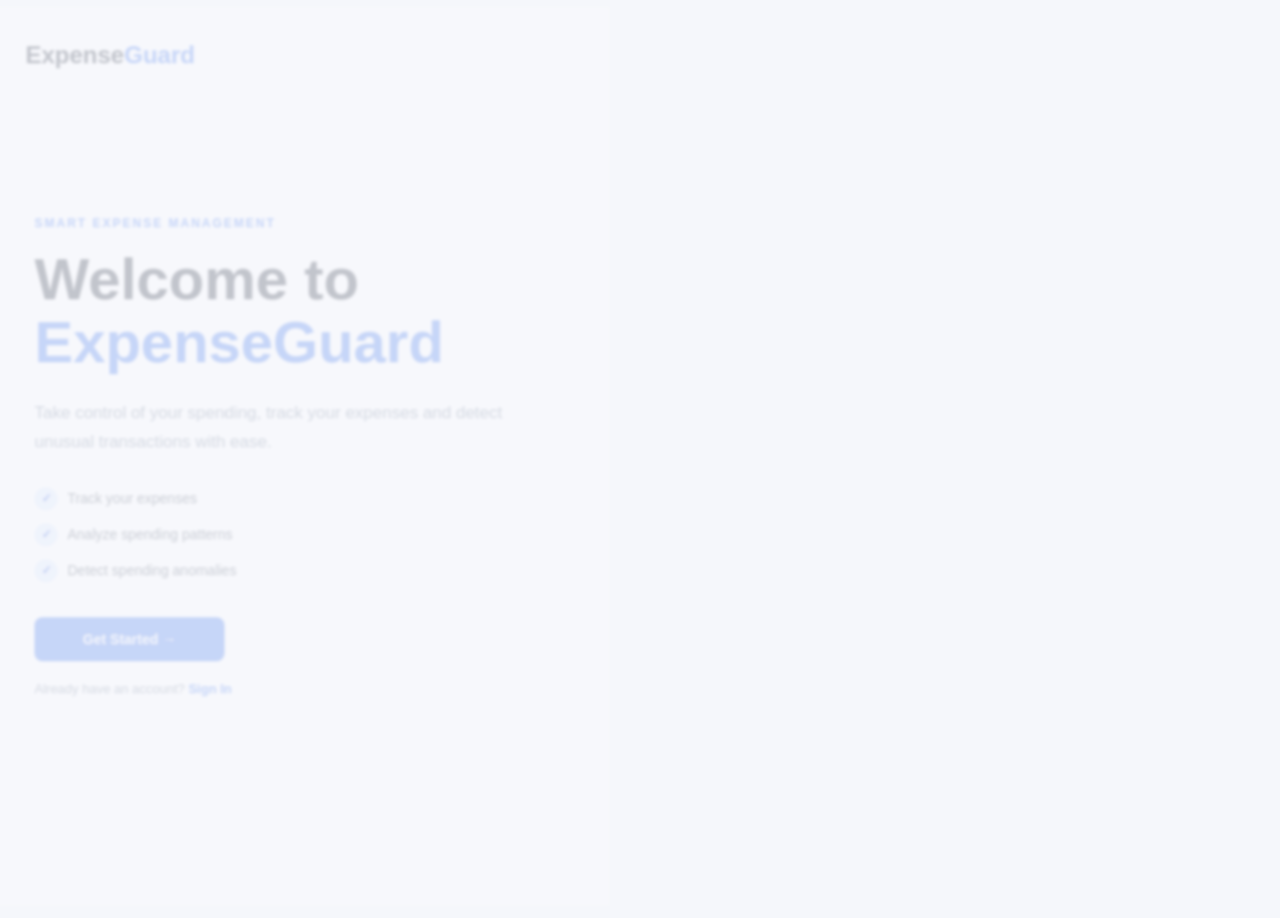
<file: index.html>
<!DOCTYPE html>
<html>

<head>

    <meta charset="UTF-8">

    <title>ExpenseGuard</title>

    <meta
        http-equiv="refresh"
        content="0; url=pages/welcome.html"
    >

</head>

<body>

</body>

</html>
</file>
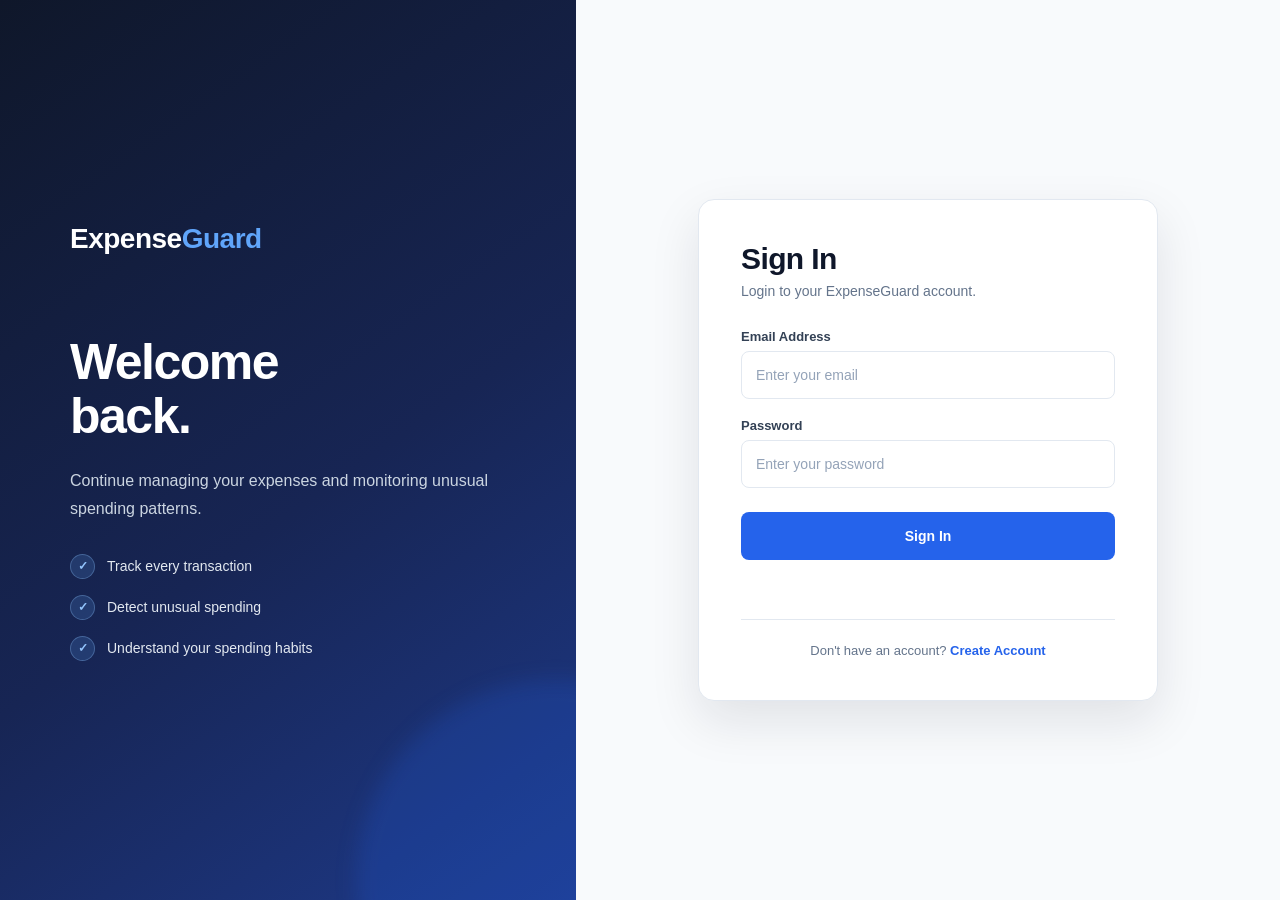
<file: dashboard.html>
<!DOCTYPE html>
<html lang="en">

<head>

    <meta charset="UTF-8">

    <meta name="viewport" content="width=device-width, initial-scale=1.0">

    <title>ExpenseGuard - Dashboard</title>

    <link rel="stylesheet" href="css/style.css">

</head>


<body>


<div class="container">


    <!-- =====================================================
         SIDEBAR
    ====================================================== -->

    <aside class="sidebar">

        <div class="logo">
            Expense<span>Guard</span>
        </div>


        <div class="menu-title">
            MAIN MENU
        </div>


        <a href="dashboard.html" class="nav-item active">

            <span class="nav-icon">⌂</span>

            <span>Dashboard</span>

        </a>


        <a href="pages/transactions.html" class="nav-item">

            <span class="nav-icon">₹</span>

            <span>Transactions</span>

        </a>


        <a href="pages/anomalies.html" class="nav-item">

            <span class="nav-icon">⚠</span>

            <span>Anomalies</span>

        </a>


        <a href="pages/categories.html" class="nav-item">

            <span class="nav-icon">▣</span>

            <span>Categories</span>

        </a>


        <div class="menu-title">
            SETTINGS
        </div>


        <a href="pages/settings.html" class="nav-item">

            <span class="nav-icon">⚙</span>

            <span>Settings</span>

        </a>

    </aside>



    <!-- =====================================================
         MAIN CONTENT
    ====================================================== -->

    <main class="main">


        <!-- =================================================
             HEADER
        ================================================== -->

        <header class="header">

            <div>

                <h1>
                    Expense Dashboard
                </h1>

                <p>
                    Monitor your spending and detect unusual expenses.
                </p>

            </div>


            <div class="profile-wrapper">

    <button
        class="profile"
        id="profileButton"
        type="button"
    >

        <div class="profile-name">
            <strong id="profileName">
                My Account
            </strong>
        </div>

        <div
            class="profile-circle"
            id="profileInitials"
        >
            BK
        </div>

        <span class="profile-arrow">
            ▼
        </span>

    </button>


    <!-- PROFILE DROPDOWN -->

    <div
        class="profile-dropdown"
        id="profileDropdown"
    >

        <div class="dropdown-user">

            <div
                class="dropdown-avatar"
                id="dropdownInitials"
            >
                BK
            </div>

            <div>

                <strong id="dropdownName">
                    My Account
                </strong>

                <span id="dropdownEmail">
                    Not signed in
                </span>

            </div>

        </div>


        <div class="dropdown-divider"></div>


        <a href="pages/profile.html">
            👤
            <span>My Profile</span>
        </a>


        <a href="pages/settings.html">
            ⚙
            <span>Settings</span>
        </a>


        <div class="dropdown-divider"></div>



        <button
            type="button"
            id="logoutButton"
            class="logout-option"
        >
            🚪
            <span>Logout</span>
        </button>

    </div>

</div>

        </header>



        <!-- =================================================
             STATISTICS
        ================================================== -->

        <section class="stats">


            <!-- TOTAL SPENDING -->

            <div class="stat-card">

                <div class="stat-top">

                    <div class="statpr-title">
                        Total Spending
                    </div>

                    <div class="stat-icon">
                        ₹
                    </div>

                </div>


                <div
                    class="stat-value"
                    id="totalSpending"
                >
                    ₹0
                </div>


                <div class="stat-change">
                    Your total recorded expenses
                </div>

            </div>



            <!-- TRANSACTIONS -->

            <a
                href="pages/transactions.html"
                class="stat-card stat-card-link"
            >

                <div class="stat-top">

                    <div class="stat-title">
                        Transactions
                    </div>

                    <div class="stat-icon">
                        #
                    </div>

                </div>


                <div
                    class="stat-value"
                    id="transactionCount"
                >
                    0
                </div>


                <div class="stat-change">
                    Total recorded transactions
                </div>

            </a>



            <!-- ANOMALIES -->

            <a
                href="pages/anomalies.html"
                class="stat-card stat-card-link"
            >

                <div class="stat-top">

                    <div class="stat-title">
                        Anomalies Detected
                    </div>

                    <div class="stat-icon">
                        ⚠
                    </div>

                </div>


                <div
                    class="stat-value"
                    id="anomalyCount"
                >
                    0
                </div>


                <div
                    class="stat-change warning"
                    id="anomalyMessage"
                >
                    No anomalies detected
                </div>

            </a>



            <!-- AVERAGE -->

            <div class="stat-card">

                <div class="stat-top">

                    <div class="stat-title">
                        Average Expense
                    </div>

                    <div class="stat-icon">
                        ₹
                    </div>

                </div>


                <div
                    class="stat-value"
                    id="averageExpense"
                >
                    ₹0
                </div>


                <div class="stat-change">
                    Per transaction
                </div>

            </div>


        </section>



        <!-- =================================================
             ADD TRANSACTION + CATEGORY
        ================================================== -->

        <section class="dashboard-grid">


            <!-- =================================================
                 ADD TRANSACTION
            ================================================== -->

            <div class="card">


                <div class="card-header">

                    <div>

                        <h2>
                            Add Transaction
                        </h2>

                        <p>
                            Enter a new expense manually.
                        </p>

                    </div>

                </div>



                <form id="transactionForm">


                    <!-- DATE + CATEGORY -->

                    <div class="form-row">


                        <div class="form-group">

                            <label>
                                Date
                            </label>

                            <input
                                type="date"
                                id="transactionDate"
                                required
                            >

                        </div>



                        <div class="form-group">

                            <label>
                                Category
                            </label>

                            <select
                                id="transactionCategory"
                                required
                            >

                                <option value="Food">
                                    Food
                                </option>

                                <option value="Transport">
                                    Transport
                                </option>

                                <option value="Shopping">
                                    Shopping
                                </option>

                                <option value="Utilities">
                                    Utilities
                                </option>

                                <option value="Rent">
                                    Rent
                                </option>

                                <option value="Mobile / Internet">
                                    Mobile / Internet
                                </option>

                                <option value="Entertainment">
                                    Entertainment
                                </option>

                                <option value="Healthcare">
                                    Healthcare
                                </option>

                                <option value="Education">
                                    Education
                                </option>

                                <option value="Other">
                                    Other
                                </option>

                            </select>

                        </div>

                    </div>



                    <!-- DESCRIPTION -->

                    <div class="form-group">

                        <label>
                            Description
                        </label>

                        <input
                            type="text"
                            id="transactionDescription"
                            placeholder="e.g. Zomato, Uber, Netflix"
                            required
                        >

                    </div>



                    <!-- AMOUNT -->

                    <div class="form-group">

                        <label>
                            Amount
                        </label>


                        <div class="amount-input">

                            <span class="rupee">
                                ₹
                            </span>


                            <input
                                type="number"
                                id="transactionAmount"
                                placeholder="Enter amount"
                                min="1"
                                step="0.01"
                                required
                            >

                        </div>

                    </div>



                    <!-- ADD BUTTON -->

                    <button
                        type="submit"
                        class="add-btn"
                    >
                        + Add Expense
                    </button>


                </form>



                <!-- CSV UPLOAD -->

                <div class="upload-box">

                    <div class="upload-icon">
                        📄
                    </div>

                    <p>
                        Import transactions from CSV
                    </p>

                    <p>

                        <label
                            for="csvFile"
                            class="csv-label"
                        >
                            Choose CSV file
                        </label>

                        or drag and drop

                    </p>

                    <input
                        type="file"
                        id="csvFile"
                        accept=".csv,text/csv"
                        hidden
                    >

                </div>


            </div>



            <!-- =================================================
                 SPENDING BY CATEGORY
            ================================================== -->

            <a
                href="pages/categories.html"
                class="card category-card-link"
            >

                <div class="card-header">

                    <div>

                        <h2>
                            Spending by Category
                        </h2>

                        <p>
                            Your current spending distribution.
                        </p>

                    </div>

                </div>


                <div id="categoryContainer">

                    <!-- JavaScript will create categories here -->

                </div>


            </a>


        </section>



        <!-- =================================================
             ANOMALY ALERTS
        ================================================== -->

        <section class="card anomaly-section">


            <div class="card-header">

                <div>

                    <h2>
                        ⚠ Anomaly Alerts
                    </h2>

                    <p>
                        Transactions that differ significantly
                        from your normal spending.
                    </p>

                </div>

            </div>



            <div id="dashboardAnomalies">

                <!-- JavaScript inserts anomalies here -->

            </div>


        </section>



        <!-- =================================================
             RECENT TRANSACTIONS
        ================================================== -->

        <section class="transactions-card">


            <div class="card-header">

                <div>

                    <h2>
                        Recent Transactions
                    </h2>

                    <p>
                        Your latest recorded expenses.
                    </p>

                </div>

            </div>



            <div class="table-container">

                <table>


                    <thead>

                        <tr>

                            <th>
                                DATE
                            </th>

                            <th>
                                DESCRIPTION
                            </th>

                            <th>
                                CATEGORY
                            </th>

                            <th>
                                AMOUNT
                            </th>

                            <th>
                                Z-SCORE
                            </th>

                            <th>
                                STATUS
                            </th>

                        </tr>

                    </thead>



                    <tbody id="transactionTableBody">

                        <!-- JavaScript inserts transactions -->

                    </tbody>


                </table>

            </div>


        </section>


    </main>


</div>



<!-- =====================================================
     TRANSACTION DETAILS MODAL
====================================================== -->

<div
    id="transactionModal"
    class="transaction-modal"
>


    <div class="transaction-modal-content">


        <div class="modal-header">

            <div>

                <span class="modal-label">
                    TRANSACTION DETAILS
                </span>

                <h2 id="modalDescription">
                    Transaction
                </h2>

            </div>


            <button
                class="modal-close"
                onclick="closeTransactionModal()"
            >
                ×
            </button>

        </div>



        <!-- AMOUNT -->

        <div class="modal-amount-section">

            <span>
                Amount
            </span>

            <strong id="modalAmount">
                ₹0
            </strong>

        </div>



        <!-- DETAILS -->

        <div class="modal-details">


            <div class="modal-detail">

                <span>
                    Date
                </span>

                <strong id="modalDate">
                    -
                </strong>

            </div>



            <div class="modal-detail">

                <span>
                    Category
                </span>

                <strong id="modalCategory">
                    -
                </strong>

            </div>



            <div class="modal-detail">

                <span>
                    Z-Score
                </span>

                <strong
                    id="modalZScore"
                    class="modal-zscore"
                >
                    -
                </strong>

            </div>



            <div class="modal-detail">

                <span>
                    Status
                </span>

                <strong
                    id="modalStatus"
                    class="modal-status"
                >
                    -
                </strong>

            </div>


        </div>



        <!-- WHY FLAGGED -->

        <div
            class="modal-warning"
            id="modalWarning"
        >

            <div class="modal-warning-icon">
                ⚠
            </div>


            <div>

                <strong>
                    Why was this flagged?
                </strong>

                <p id="modalReason">
                    -
                </p>

            </div>

        </div>



        <div class="modal-footer">

            <button
                class="modal-close-btn"
                onclick="closeTransactionModal()"
            >
                Close
            </button>

        </div>


    </div>

</div>



<!-- =====================================================
     JAVASCRIPT
====================================================== -->

<script src="javascript/app.js"></script>


</body>

</html>
</file>
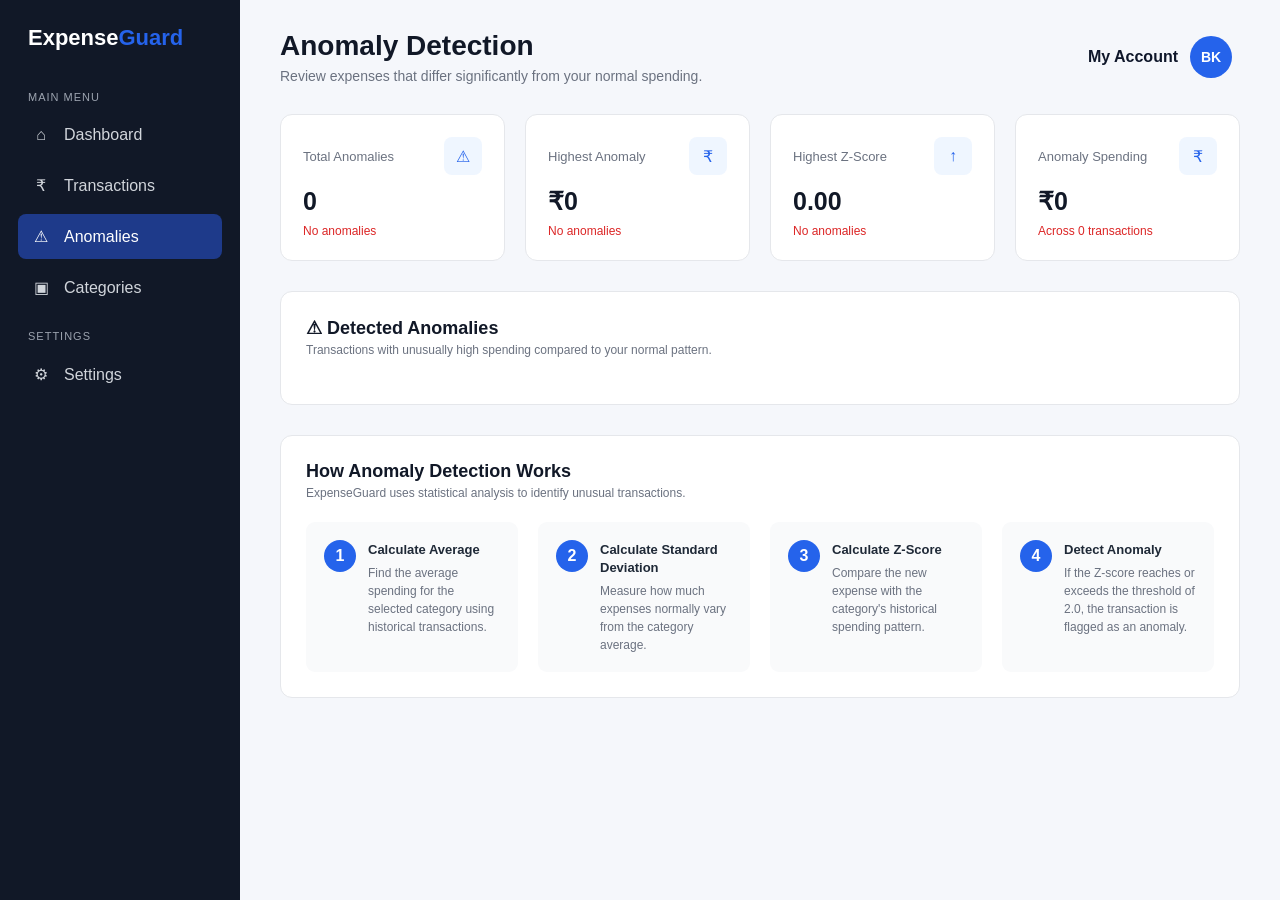
<file: pages/anomalies.html>
<!DOCTYPE html>
<html lang="en">

<head>

    <meta charset="UTF-8">

    <meta name="viewport" content="width=device-width, initial-scale=1.0">

    <title>Anomalies - ExpenseGuard</title>

    <!-- MAIN CSS -->
    <link rel="stylesheet" href="../css/style.css">

    <!-- ANOMALY PAGE CSS -->
    <link rel="stylesheet" href="../css/anomalies.css">

</head>


<body>

<div class="container">


    <!-- ==================================================
         SIDEBAR
    ================================================== -->

    <aside class="sidebar">

        <div class="logo">
            Expense<span>Guard</span>
        </div>


        <div class="menu-title">
            MAIN MENU
        </div>


        <a href="../dashboard.html" class="nav-item">

            <span class="nav-icon">
                ⌂
            </span>

            <span>
                Dashboard
            </span>

        </a>


        <a href="transactions.html" class="nav-item">

            <span class="nav-icon">
                ₹
            </span>

            <span>
                Transactions
            </span>

        </a>


        <a href="anomalies.html" class="nav-item active">

            <span class="nav-icon">
                ⚠
            </span>

            <span>
                Anomalies
            </span>

        </a>


        <a href="categories.html" class="nav-item">

            <span class="nav-icon">
                ▣
            </span>

            <span>
                Categories
            </span>

        </a>


        <div class="menu-title">
            SETTINGS
        </div>


        <a href="settings.html" class="nav-item">

            <span class="nav-icon">
                ⚙
            </span>

            <span>
                Settings
            </span>

        </a>

    </aside>



    <!-- ==================================================
         MAIN CONTENT
    ================================================== -->

    <main class="main">


        <!-- ==================================================
             HEADER
        ================================================== -->

        <header class="header">

            <div>

                <h1>
                    Anomaly Detection
                </h1>

                <p>
                    Review expenses that differ significantly
                    from your normal spending.
                </p>

            </div>


            <div class="profile">

                <strong>
                    My Account
                </strong>

                <div class="profile-circle">
                    BK
                </div>

            </div>

        </header>



        <!-- ==================================================
             SUMMARY CARDS
        ================================================== -->

        <section class="stats">


            <!-- TOTAL ANOMALIES -->

            <div class="stat-card">

                <div class="stat-top">

                    <div class="stat-title">
                        Total Anomalies
                    </div>

                    <div class="stat-icon">
                        ⚠
                    </div>

                </div>


                <div
                    class="stat-value"
                    id="totalAnomalies"
                >
                    0
                </div>


                <div class="stat-change warning">

                    Requires attention

                </div>

            </div>



            <!-- HIGHEST ANOMALY -->

            <div class="stat-card">

                <div class="stat-top">

                    <div class="stat-title">
                        Highest Anomaly
                    </div>

                    <div class="stat-icon">
                        ₹
                    </div>

                </div>


                <div
                    class="stat-value"
                    id="highestAnomaly"
                >
                    ₹0
                </div>


                <div
                    class="stat-change warning"
                    id="highestAnomalyLabel"
                >
                    No anomalies
                </div>

            </div>



            <!-- HIGHEST Z SCORE -->

            <div class="stat-card">

                <div class="stat-top">

                    <div class="stat-title">
                        Highest Z-Score
                    </div>

                    <div class="stat-icon">
                        ↑
                    </div>

                </div>


                <div
                    class="stat-value"
                    id="highestZScore"
                >
                    0.00
                </div>


                <div
                    class="stat-change warning"
                    id="highestZScoreLabel"
                >
                    No anomalies
                </div>

            </div>



            <!-- ANOMALY SPENDING -->

            <div class="stat-card">

                <div class="stat-top">

                    <div class="stat-title">
                        Anomaly Spending
                    </div>

                    <div class="stat-icon">
                        ₹
                    </div>

                </div>


                <div
                    class="stat-value"
                    id="anomalySpending"
                >
                    ₹0
                </div>


                <div
                    class="stat-change warning"
                    id="anomalySpendingLabel"
                >
                    Across 0 transactions

                </div>

            </div>


        </section>



        <!-- ==================================================
             DETECTED ANOMALIES
        ================================================== -->

        <section class="card anomaly-section">


            <div class="card-header">

                <div>

                    <h2>
                        ⚠ Detected Anomalies
                    </h2>

                    <p>
                        Transactions with unusually high
                        spending compared to your normal pattern.
                    </p>

                </div>

            </div>


            <!--

                IMPORTANT:

                JavaScript will automatically create
                all anomaly boxes here.

            -->

            <div id="anomalyList">

                <!-- Dynamic anomaly cards appear here -->

            </div>


        </section>



        <!-- ==================================================
             HOW DETECTION WORKS
        ================================================== -->

        <section class="card">


            <div class="card-header">

                <div>

                    <h2>
                        How Anomaly Detection Works
                    </h2>

                    <p>
                        ExpenseGuard uses statistical analysis
                        to identify unusual transactions.
                    </p>

                </div>

            </div>


            <div class="detection-steps">


                <!-- STEP 1 -->

                <div class="detection-step">

                    <div class="step-number">
                        1
                    </div>

                    <div>

                        <strong>
                            Calculate Average
                        </strong>

                        <p>
                            Find the average spending for
                            the selected category using
                            historical transactions.
                        </p>

                    </div>

                </div>



                <!-- STEP 2 -->

                <div class="detection-step">

                    <div class="step-number">
                        2
                    </div>

                    <div>

                        <strong>
                            Calculate Standard Deviation
                        </strong>

                        <p>
                            Measure how much expenses normally
                            vary from the category average.
                        </p>

                    </div>

                </div>



                <!-- STEP 3 -->

                <div class="detection-step">

                    <div class="step-number">
                        3
                    </div>

                    <div>

                        <strong>
                            Calculate Z-Score
                        </strong>

                        <p>
                            Compare the new expense with the
                            category's historical spending pattern.
                        </p>

                    </div>

                </div>



                <!-- STEP 4 -->

                <div class="detection-step">

                    <div class="step-number">
                        4
                    </div>

                    <div>

                        <strong>
                            Detect Anomaly
                        </strong>

                        <p>
                            If the Z-score reaches or exceeds
                            the threshold of 2.0, the transaction
                            is flagged as an anomaly.
                        </p>

                    </div>

                </div>


            </div>


        </section>


    </main>

</div>



<!-- ==================================================
     TRANSACTION DETAILS MODAL
================================================== -->

<div
    id="transactionModal"
    class="transaction-modal"
>


    <div class="transaction-modal-content">


        <!-- MODAL HEADER -->

        <div class="modal-header">

            <div>

                <span class="modal-label">
                    ANOMALOUS TRANSACTION
                </span>

                <h2 id="modalDescription">
                    Transaction
                </h2>

            </div>


            <button
                class="modal-close"
                onclick="closeTransactionModal()"
                aria-label="Close"
            >
                ×
            </button>

        </div>



        <!-- AMOUNT -->

        <div class="modal-amount-section">

            <span>
                Transaction Amount
            </span>

            <strong id="modalAmount">
                ₹0
            </strong>

        </div>



        <!-- DETAILS -->

        <div class="modal-details">


            <div class="modal-detail">

                <span>
                    Category
                </span>

                <strong id="modalCategory">
                    -
                </strong>

            </div>


            <div class="modal-detail">

                <span>
                    Date
                </span>

                <strong id="modalDate">
                    -
                </strong>

            </div>


            <div class="modal-detail">

                <span>
                    Normal Average
                </span>

                <strong id="modalAverage">
                    ₹0
                </strong>

            </div>


            <div class="modal-detail">

                <span>
                    Standard Deviation
                </span>

                <strong id="modalStd">
                    ₹0
                </strong>

            </div>


            <div class="modal-detail">

                <span>
                    Z-Score
                </span>

                <strong
                    class="modal-zscore"
                    id="modalZScore"
                >
                    0.00
                </strong>

            </div>


            <div class="modal-detail">

                <span>
                    Anomaly Threshold
                </span>

                <strong id="modalThreshold">
                    2.00
                </strong>

            </div>


        </div>



        <!-- WHY FLAGGED -->

        <div class="modal-warning">


            <div class="modal-warning-icon">
                ⚠
            </div>


            <div>

                <strong>
                    Why was this flagged?
                </strong>

                <p id="modalReason">
                    -
                </p>

            </div>


        </div>



        <!-- FOOTER -->

        <div class="modal-footer">

            <button
                class="modal-close-btn"
                onclick="closeTransactionModal()"
            >
                Close
            </button>

        </div>


    </div>

</div>



<!-- ==================================================
     JAVASCRIPT
================================================== -->

<script src="../javascript/app.js"></script>
<script src="../javascript/anomalies.js"></script>


</body>

</html>
</file>
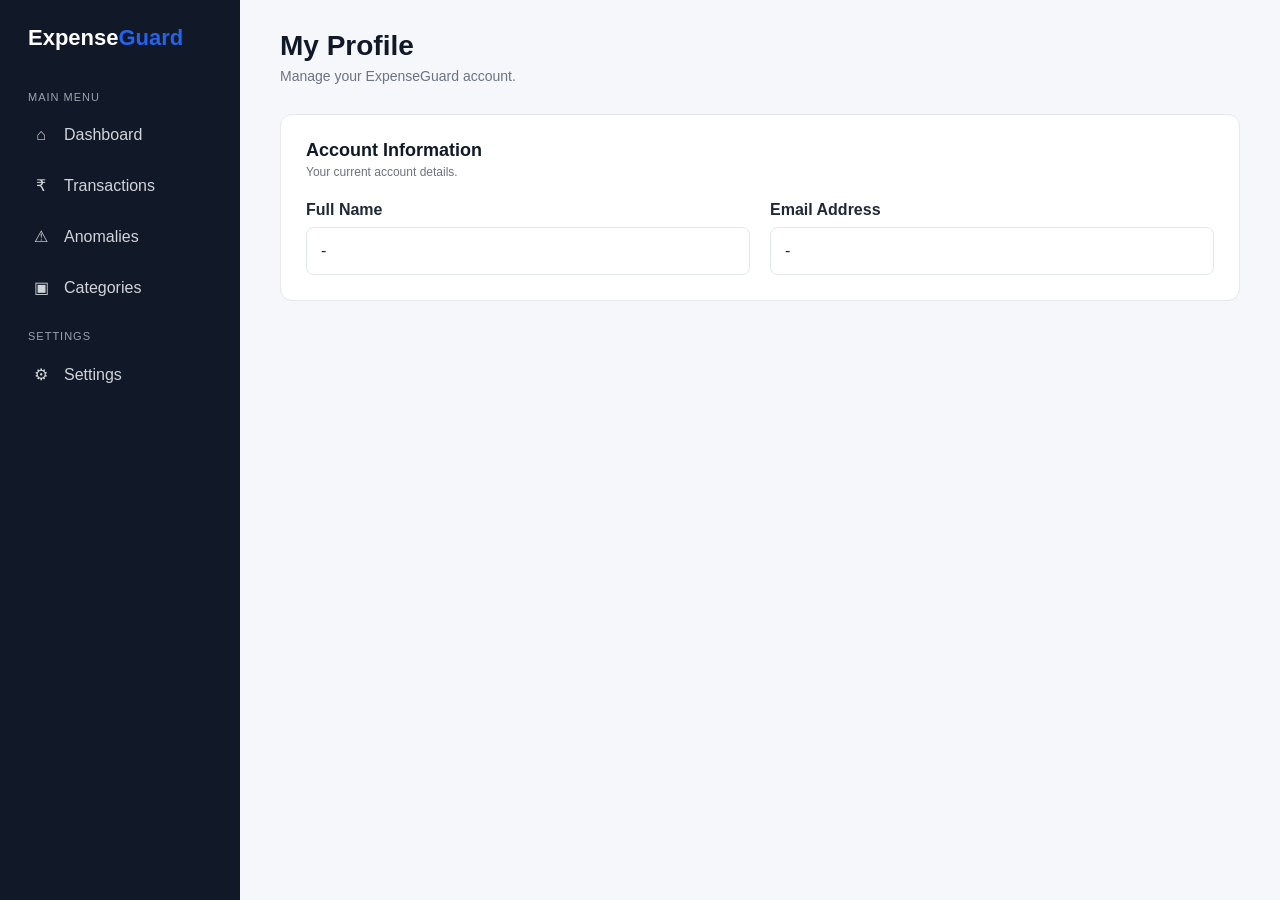
<file: pages/profile.html>
<!DOCTYPE html>
<html lang="en">

<head>

    <meta charset="UTF-8">

    <meta
        name="viewport"
        content="width=device-width, initial-scale=1.0"
    >

    <title>ExpenseGuard - My Profile</title>

    <link rel="stylesheet" href="../css/style.css">

</head>

<body>

    <div class="container">

        <!-- SIDEBAR -->

        <aside class="sidebar">

            <div class="logo">
                Expense<span>Guard</span>
            </div>

            <div class="menu-title">
                MAIN MENU
            </div>

            <a href="../dashboard.html" class="nav-item">
                <span class="nav-icon">⌂</span>
                Dashboard
            </a>

            <a href="transactions.html" class="nav-item">
                <span class="nav-icon">₹</span>
                Transactions
            </a>

            <a href="anomalies.html" class="nav-item">
                <span class="nav-icon">⚠</span>
                Anomalies
            </a>

            <a href="categories.html" class="nav-item">
                <span class="nav-icon">▣</span>
                Categories
            </a>

            <div class="menu-title">
                SETTINGS
            </div>

            <a href="settings.html" class="nav-item">
                <span class="nav-icon">⚙</span>
                Settings
            </a>

        </aside>


        <!-- MAIN -->

        <main class="main">

            <header class="header">

                <div>

                    <h1>
                        My Profile
                    </h1>

                    <p>
                        Manage your ExpenseGuard account.
                    </p>

                </div>

            </header>


            <section class="card">

                <div class="card-header">

                    <div>

                        <h2>
                            Account Information
                        </h2>

                        <p>
                            Your current account details.
                        </p>

                    </div>

                </div>


                <div style="
                    display:grid;
                    grid-template-columns:1fr 1fr;
                    gap:20px;
                    margin-top:20px;
                ">

                    <div>

                        <label style="
                            display:block;
                            font-weight:600;
                            margin-bottom:8px;
                        ">
                            Full Name
                        </label>

                        <div
                            id="profilePageName"
                            style="
                                padding:14px;
                                border:1px solid #e2e8f0;
                                border-radius:8px;
                            "
                        >
                            -
                        </div>

                    </div>


                    <div>

                        <label style="
                            display:block;
                            font-weight:600;
                            margin-bottom:8px;
                        ">
                            Email Address
                        </label>

                        <div
                            id="profilePageEmail"
                            style="
                                padding:14px;
                                border:1px solid #e2e8f0;
                                border-radius:8px;
                            "
                        >
                            -
                        </div>

                    </div>

                </div>

            </section>

        </main>

    </div>


    <script src="../javascript/app.js"></script>

    <script>

        const user =
            JSON.parse(
                localStorage.getItem(
                    "expenseGuardCurrentUser"
                )
            );

        if (user) {

            document.getElementById(
                "profilePageName"
            ).textContent = user.name;

            document.getElementById(
                "profilePageEmail"
            ).textContent = user.email;

        }

    </script>

</body>

</html>
</file>
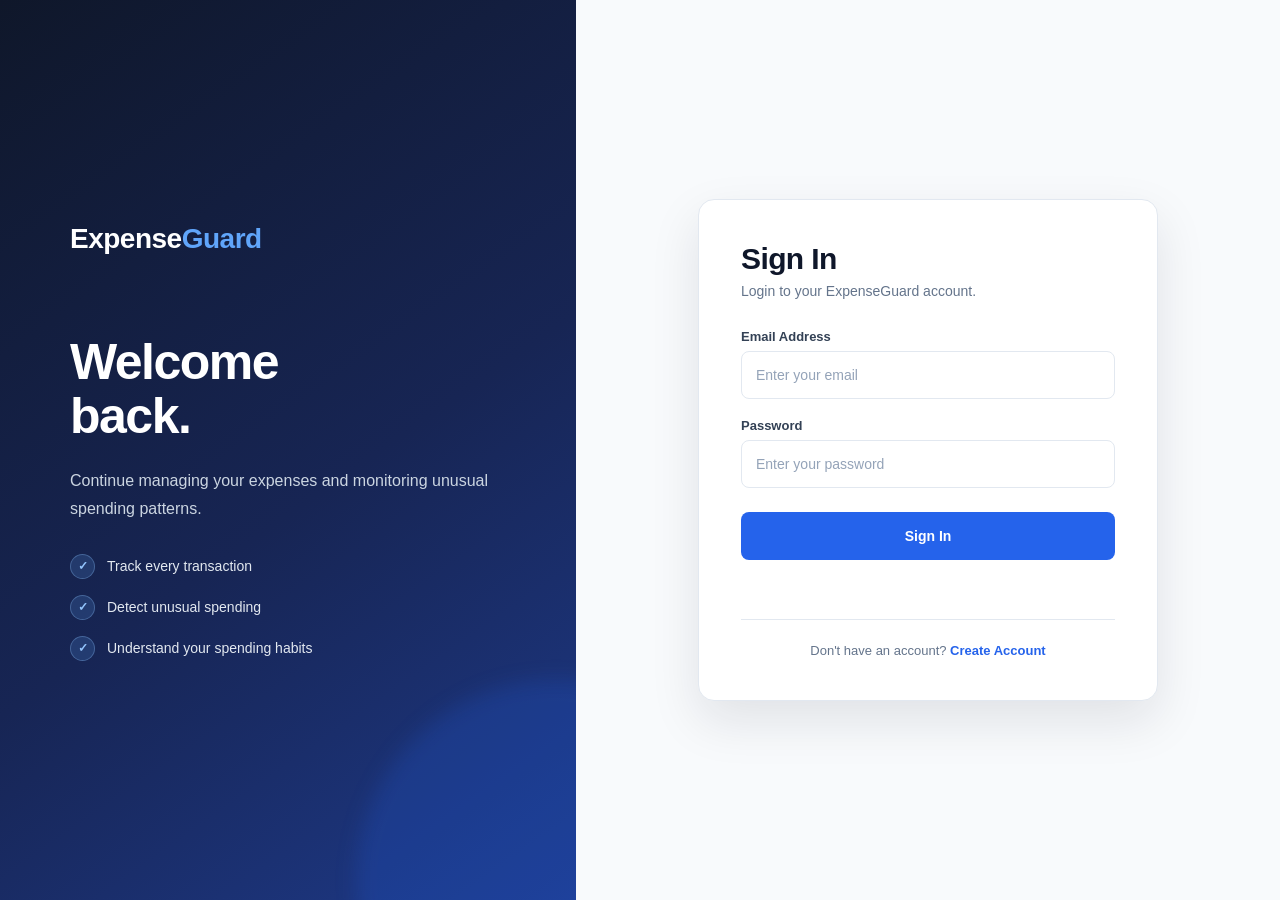
<file: pages/signin.html>
<!DOCTYPE html>
<html lang="en">

<head>

    <meta charset="UTF-8">
    <meta name="viewport" content="width=device-width, initial-scale=1.0">

    <title>ExpenseGuard - Sign In</title>

    <link rel="stylesheet" href="../css/auth.css">

</head>

<body>

    <div class="auth-container">

        <!-- LEFT SIDE -->

        <div class="auth-brand">

            <div class="auth-logo">
                Expense<span>Guard</span>
            </div>

            <h1>
                Welcome<br>
                back.
            </h1>

            <p>
                Continue managing your expenses and
                monitoring unusual spending patterns.
            </p>

            <div class="brand-feature">
                <span>✓</span>
                Track every transaction
            </div>

            <div class="brand-feature">
                <span>✓</span>
                Detect unusual spending
            </div>

            <div class="brand-feature">
                <span>✓</span>
                Understand your spending habits
            </div>

        </div>


        <!-- RIGHT SIDE -->

        <div class="auth-card-container">

            <div class="auth-card">

                <div class="auth-header">

                    <div class="mobile-logo">
                        Expense<span>Guard</span>
                    </div>

                    <h2>
                        Sign In
                    </h2>

                    <p>
                        Login to your ExpenseGuard account.
                    </p>

                </div>


                <form id="signinForm">

                    <div class="auth-form-group">

                        <label>
                            Email Address
                        </label>

                        <input
                            type="email"
                            id="signinEmail"
                            placeholder="Enter your email"
                            required
                        >

                    </div>


                    <div class="auth-form-group">

                        <label>
                            Password
                        </label>

                        <input
                            type="password"
                            id="signinPassword"
                            placeholder="Enter your password"
                            required
                        >

                    </div>


                    <button
                        type="submit"
                        class="auth-btn"
                    >
                        Sign In
                    </button>


                    <div
                        id="signinMessage"
                        class="auth-message"
                    ></div>

                </form>


                <div class="auth-switch">

                    Don't have an account?

                    <a href="signup.html">
                        Create Account
                    </a>

                </div>

            </div>

        </div>

    </div>


    <script src="../javascript/app.js"></script>

</body>

</html>
</file>
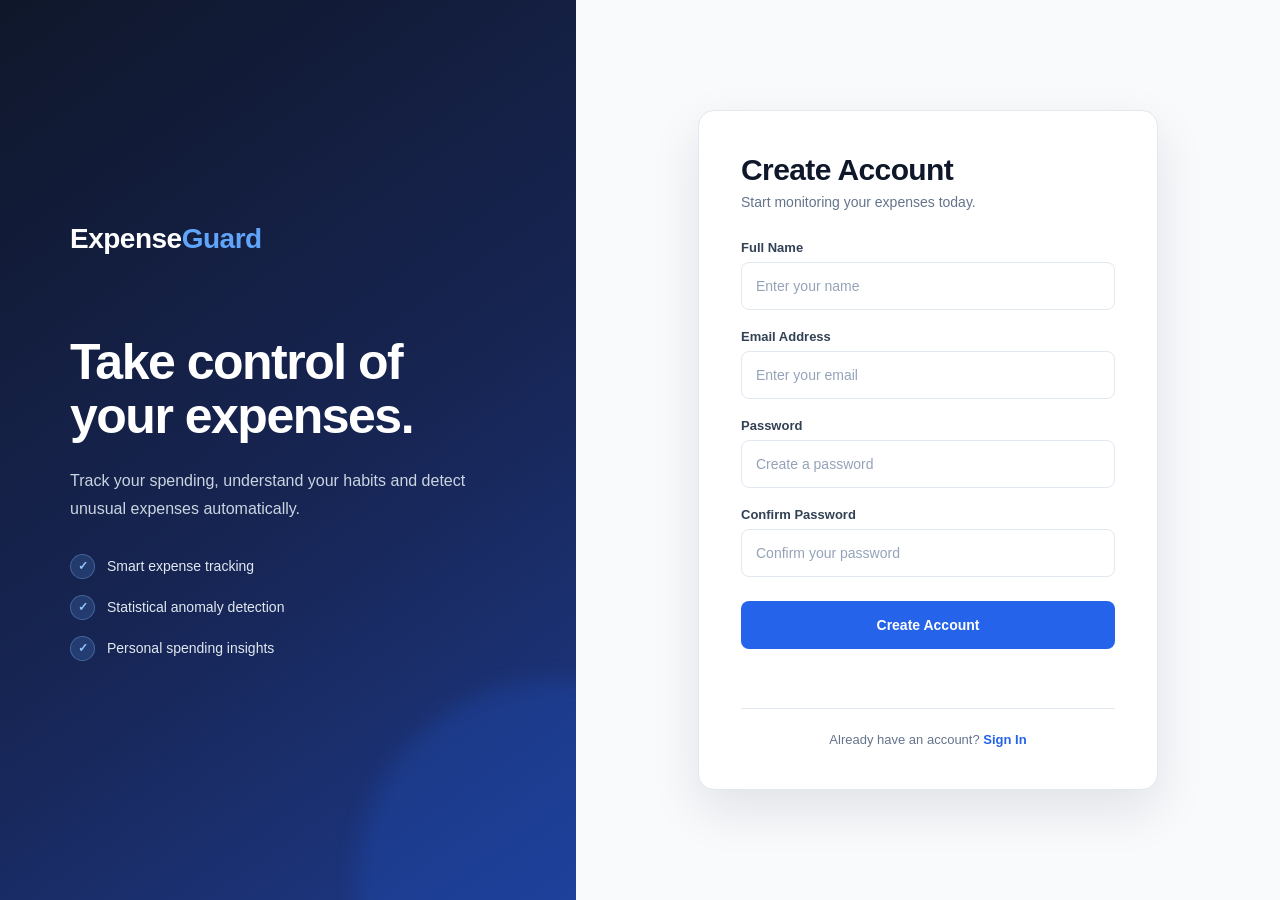
<file: pages/signup.html>
<!DOCTYPE html>
<html lang="en">

<head>

    <meta charset="UTF-8">
    <meta name="viewport" content="width=device-width, initial-scale=1.0">

    <title>ExpenseGuard - Sign Up</title>

    <link rel="stylesheet" href="../css/auth.css">

</head>

<body>

    <div class="auth-container">

        <!-- LEFT SIDE -->
        <div class="auth-brand">

            <div class="auth-logo">
                Expense<span>Guard</span>
            </div>

            <h1>
                Take control of<br>
                your expenses.
            </h1>

            <p>
                Track your spending, understand your habits
                and detect unusual expenses automatically.
            </p>

            <div class="brand-feature">
                <span>✓</span>
                Smart expense tracking
            </div>

            <div class="brand-feature">
                <span>✓</span>
                Statistical anomaly detection
            </div>

            <div class="brand-feature">
                <span>✓</span>
                Personal spending insights
            </div>

        </div>


        <!-- RIGHT SIDE -->
        <div class="auth-card-container">

            <div class="auth-card">

                <div class="auth-header">

                    <div class="mobile-logo">
                        Expense<span>Guard</span>
                    </div>

                    <h2>
                        Create Account
                    </h2>

                    <p>
                        Start monitoring your expenses today.
                    </p>

                </div>


                <form id="signupForm">

                    <div class="auth-form-group">

                        <label>
                            Full Name
                        </label>

                        <input
                            type="text"
                            id="signupName"
                            placeholder="Enter your name"
                            required
                        >

                    </div>


                    <div class="auth-form-group">

                        <label>
                            Email Address
                        </label>

                        <input
                            type="email"
                            id="signupEmail"
                            placeholder="Enter your email"
                            required
                        >

                    </div>


                    <div class="auth-form-group">

                        <label>
                            Password
                        </label>

                        <input
                            type="password"
                            id="signupPassword"
                            placeholder="Create a password"
                            minlength="6"
                            required
                        >

                    </div>


                    <div class="auth-form-group">

                        <label>
                            Confirm Password
                        </label>

                        <input
                            type="password"
                            id="signupConfirmPassword"
                            placeholder="Confirm your password"
                            minlength="6"
                            required
                        >

                    </div>


                    <button
                        type="submit"
                        class="auth-btn"
                    >
                        Create Account
                    </button>

                    <div
                        id="signupMessage"
                        class="auth-message"
                    ></div>

                </form>


                <div class="auth-switch">

                    Already have an account?

                    <a href="signin.html">
                        Sign In
                    </a>

                </div>

            </div>

        </div>

    </div>


    <script src="../javascript/app.js"></script>

</body>

</html>
</file>
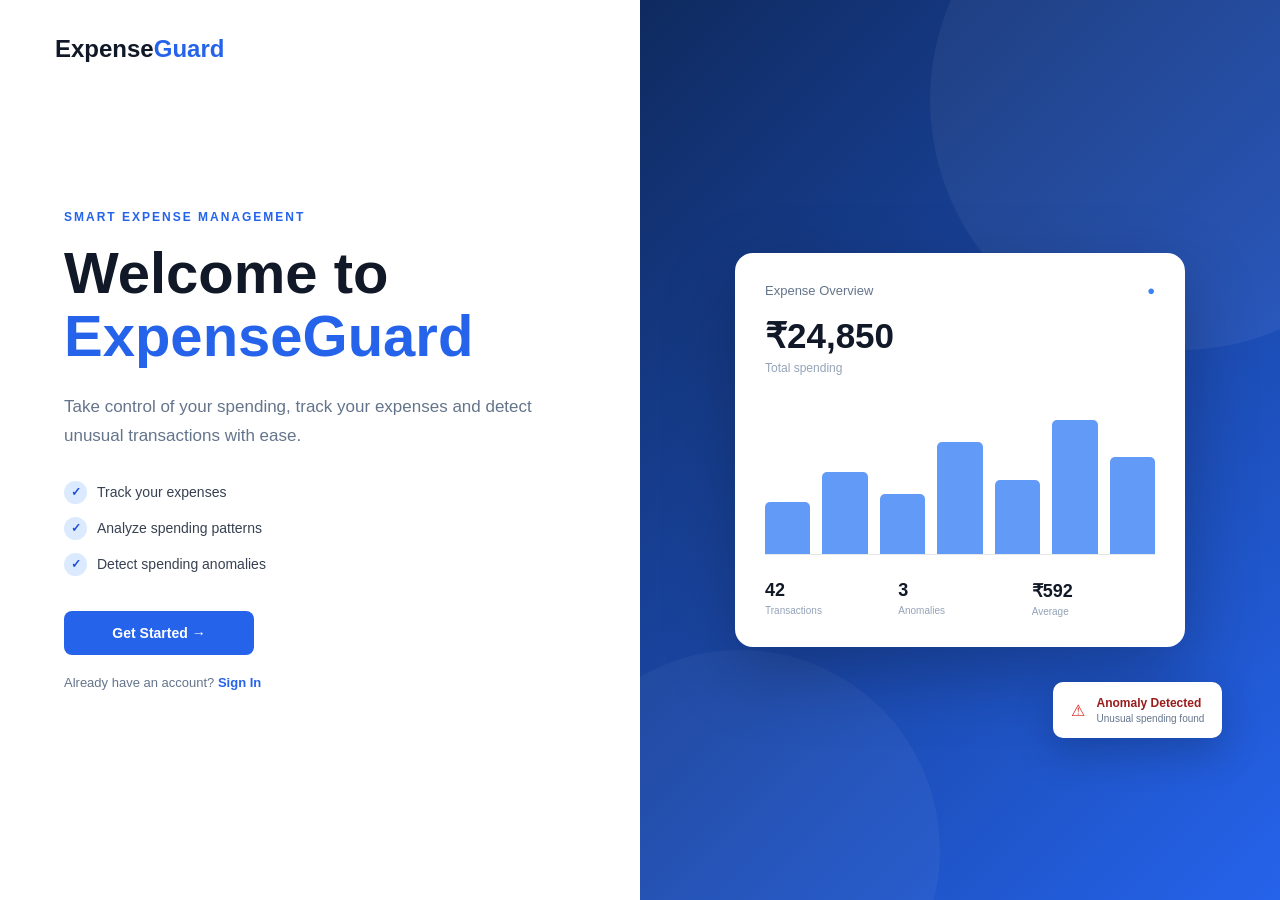
<file: pages/welcome.html>
<!DOCTYPE html>
<html lang="en">

<head>

    <meta charset="UTF-8">

    <meta name="viewport"
          content="width=device-width, initial-scale=1.0">

    <title>ExpenseGuard - Welcome</title>

    <link rel="stylesheet"
          href="../css/welcome.css">

</head>


<body>


<div class="welcome-page">


    <!-- LEFT SIDE -->

    <div class="welcome-content">

        <div class="welcome-logo">
            Expense<span>Guard</span>
        </div>


        <div class="welcome-text">

            <p class="small-title">
                SMART EXPENSE MANAGEMENT
            </p>


            <h1>
                Welcome to
                <span>ExpenseGuard</span>
            </h1>


            <p class="description">

                Take control of your spending,
                track your expenses and detect
                unusual transactions with ease.

            </p>


            <div class="features">

                <div class="feature">
                    <span>✓</span>
                    Track your expenses
                </div>

                <div class="feature">
                    <span>✓</span>
                    Analyze spending patterns
                </div>

                <div class="feature">
                    <span>✓</span>
                    Detect spending anomalies
                </div>

            </div>


            <a
                href="signup.html"
                class="get-started-btn"
            >
                Get Started →
            </a>


            <p class="signin-text">

                Already have an account?

                <a href="signin.html">
                    Sign In
                </a>

            </p>

        </div>

    </div>



    <!-- RIGHT SIDE -->

    <div class="welcome-visual">

        <div class="visual-card">

            <div class="visual-header">

                <span>
                    Expense Overview
                </span>

                <span class="green-dot">
                    ●
                </span>

            </div>


            <div class="visual-amount">
                ₹24,850
            </div>


            <p>
                Total spending
            </p>


            <div class="fake-chart">

                <div style="height:35%"></div>
                <div style="height:55%"></div>
                <div style="height:40%"></div>
                <div style="height:75%"></div>
                <div style="height:50%"></div>
                <div style="height:90%"></div>
                <div style="height:65%"></div>

            </div>


            <div class="visual-stats">

                <div>

                    <strong>
                        42
                    </strong>

                    <span>
                        Transactions
                    </span>

                </div>


                <div>

                    <strong>
                        3
                    </strong>

                    <span>
                        Anomalies
                    </span>

                </div>


                <div>

                    <strong>
                        ₹592
                    </strong>

                    <span>
                        Average
                    </span>

                </div>

            </div>

        </div>


        <div class="floating-card">

            ⚠

            <div>

                <strong>
                    Anomaly Detected
                </strong>

                <span>
                    Unusual spending found
                </span>

            </div>

        </div>

    </div>


</div>
<script src="../javascript/app.js"></script>

</body>

</html>
</file>
<file: css/style.css>
/* =========================
   RESET
========================= */

* {
    margin: 0;
    padding: 0;
    box-sizing: border-box;
    font-family: Arial, Helvetica, sans-serif;
}

body {
    background-color: #f5f7fb;
    color: #1f2937;
}


/* =========================
   MAIN LAYOUT
========================= */

.container {
    display: flex;
    min-height: 100vh;
}


/* =========================
   SIDEBAR
========================= */

.sidebar {
    width: 240px;
    background-color: #111827;
    color: white;
    padding: 25px 18px;
    position: fixed;
    left: 0;
    top: 0;
    bottom: 0;
}

.logo {
    font-size: 22px;
    font-weight: bold;
    margin-bottom: 40px;
    padding-left: 10px;
}

.logo span {
    color: #2563eb;
}

.menu-title {
    font-size: 11px;
    color: #9ca3af;
    margin: 20px 10px 10px;
    text-transform: uppercase;
    letter-spacing: 1px;
}

.nav-item {
    display: flex;
    align-items: center;
    gap: 12px;
    padding: 13px 12px;
    margin-bottom: 6px;
    border-radius: 8px;
    color: #d1d5db;
    cursor: pointer;
    transition: 0.2s;
}

.nav-item:hover {
    background-color: #1f2937;
    color: white;
}

.nav-item.active {
    background-color: #1e3a8a;
    color: white;
}

.nav-icon {
    width: 22px;
    text-align: center;
}


/* =========================
   MAIN CONTENT
========================= */

.main {
    margin-left: 240px;
    width: calc(100% - 240px);
    padding: 30px 40px;
}


/* =========================
   HEADER
========================= */

.header {
    display: flex;
    justify-content: space-between;
    align-items: center;
    margin-bottom: 30px;
}

.header h1 {
    font-size: 28px;
    color: #111827;
}

.header p {
    color: #6b7280;
    margin-top: 6px;
    font-size: 14px;
}

.profile {
    display: flex;
    align-items: center;
    gap: 12px;
}

.profile-circle {
    width: 42px;
    height: 42px;
    border-radius: 50%;
    background-color: #2563eb;
    color: white;
    display: flex;
    align-items: center;
    justify-content: center;
    font-weight: bold;
}


/* =========================
   STAT CARDS
========================= */

.stats {
    display: grid;
    grid-template-columns: repeat(4, 1fr);
    gap: 20px;
    margin-bottom: 30px;
}

.stat-card {
    background-color: white;
    border-radius: 12px;
    padding: 22px;
    border: 1px solid #e5e7eb;
}

.stat-top {
    display: flex;
    justify-content: space-between;
    align-items: center;
}

.stat-title {
    color: #6b7280;
    font-size: 13px;
}

.stat-icon {
    width: 38px;
    height: 38px;
    border-radius: 8px;
    background-color: #eff6ff;
    color: #2563eb;
    display: flex;
    justify-content: center;
    align-items: center;
}

.stat-value {
    font-size: 25px;
    font-weight: bold;
    margin-top: 12px;
    color: #111827;
}

.stat-change {
    margin-top: 8px;
    font-size: 12px;
    color: #2563eb;
}

.stat-change.warning {
    color: #dc2626;
}


/* =========================
   TWO COLUMN SECTION
========================= */

.dashboard-grid {
    display: grid;
    grid-template-columns: 1fr 1fr;
    gap: 25px;
    margin-bottom: 30px;
}

.card {
    background-color: white;
    border-radius: 12px;
    border: 1px solid #e5e7eb;
    padding: 25px;
}

.card-header {
    display: flex;
    justify-content: space-between;
    align-items: center;
    margin-bottom: 22px;
}

.card-header h2 {
    font-size: 18px;
    color: #111827;
}

.card-header p {
    font-size: 12px;
    color: #6b7280;
    margin-top: 4px;
}


/* =========================
   FORM
========================= */

.form-group {
    margin-bottom: 17px;
}

.form-group label {
    display: block;
    font-size: 13px;
    font-weight: 600;
    margin-bottom: 7px;
    color: #374151;
}

.form-group input,
.form-group select {
    width: 100%;
    padding: 11px 12px;
    border: 1px solid #d1d5db;
    border-radius: 7px;
    font-size: 14px;
    outline: none;
    background-color: white;
}

.form-group input:focus,
.form-group select:focus {
    border-color: #2563eb;
}

.form-row {
    display: grid;
    grid-template-columns: 1fr 1fr;
    gap: 15px;
}

.amount-input {
    position: relative;
}

.rupee {
    position: absolute;
    left: 12px;
    top: 11px;
    font-weight: bold;
    color: #6b7280;
}

.amount-input input {
    padding-left: 30px;
}

.add-btn {
    width: 100%;
    padding: 12px;
    background-color: #2563eb;
    color: white;
    border: none;
    border-radius: 7px;
    font-size: 14px;
    font-weight: bold;
    cursor: pointer;
    margin-top: 5px;
}

.add-btn:hover {
    background-color: #1d4ed8;
}


/* =========================
   CSV UPLOAD
========================= */

.upload-box {
    border: 2px dashed #d1d5db;
    border-radius: 8px;
    padding: 18px;
    text-align: center;
    margin-top: 15px;
    cursor: pointer;
}

.upload-box:hover {
    border-color: #2563eb;
    background-color: #eff6ff;
}

.upload-box .upload-icon {
    font-size: 25px;
    margin-bottom: 6px;
}

.upload-box p {
    font-size: 13px;
    color: #6b7280;
}

.upload-box span {
    color: #2563eb;
    font-weight: bold;
}


/* =========================
   CATEGORY STATISTICS
========================= */

.category {
    margin-bottom: 18px;
}

.category-top {
    display: flex;
    justify-content: space-between;
    margin-bottom: 8px;
}

.category-name {
    font-size: 13px;
    font-weight: bold;
}

.category-amount {
    font-size: 13px;
    color: #6b7280;
}

.progress {
    height: 7px;
    background-color: #e5e7eb;
    border-radius: 10px;
    overflow: hidden;
}

.progress-bar {
    height: 100%;
    background-color: #2563eb;
    border-radius: 10px;
}


/* =========================
   ANOMALY ALERT
========================= */

.anomaly-section {
    margin-bottom: 30px;
}

.anomaly-box {
    background-color: #fef2f2;
    border: 1px solid #fecaca;
    border-radius: 9px;
    padding: 15px;
    margin-bottom: 12px;
}

.anomaly-top {
    display: flex;
    justify-content: space-between;
    align-items: center;
}

.anomaly-title {
    font-weight: bold;
    color: #991b1b;
    font-size: 14px;
}

.anomaly-amount {
    font-weight: bold;
    color: #dc2626;
}

.anomaly-info {
    display: flex;
    justify-content: space-between;
    margin-top: 8px;
    font-size: 12px;
    color: #6b7280;
}

.z-score {
    background-color: #fee2e2;
    color: #b91c1c;
    padding: 4px 8px;
    border-radius: 5px;
    font-weight: bold;
}


/* =========================
   TRANSACTION TABLE
========================= */

.transactions-card {
    background-color: white;
    border-radius: 12px;
    border: 1px solid #e5e7eb;
    padding: 25px;
}

.table-container {
    overflow-x: auto;
}

table {
    width: 100%;
    border-collapse: collapse;
}

th {
    text-align: left;
    padding: 13px;
    font-size: 12px;
    color: #6b7280;
    background-color: #f9fafb;
    border-bottom: 1px solid #e5e7eb;
}

td {
    padding: 15px 13px;
    font-size: 13px;
    border-bottom: 1px solid #f3f4f6;
}

.category-badge {
    display: inline-block;
    padding: 5px 9px;
    background-color: #eff6ff;
    color: #1e3a8a;
    border-radius: 5px;
    font-size: 11px;
    font-weight: bold;
}

.status-normal {
    color: #2563eb;
    font-weight: bold;
    font-size: 12px;
}

.status-anomaly {
    color: #dc2626;
    font-weight: bold;
    font-size: 12px;
}


/* =========================
   RESPONSIVE
========================= */

@media (max-width: 1000px) {

    .stats {
        grid-template-columns: repeat(2, 1fr);
    }

    .dashboard-grid {
        grid-template-columns: 1fr;
    }

}


@media (max-width: 700px) {

    .sidebar {
        width: 70px;
        padding: 20px 10px;
    }

    .logo {
        font-size: 0;
        text-align: center;
    }

    .logo span {
        font-size: 22px;
    }

    .nav-item span:not(.nav-icon),
    .menu-title {
        display: none;
    }

    .nav-item {
        justify-content: center;
    }

    .main {
        margin-left: 70px;
        width: calc(100% - 70px);
        padding: 20px;
    }

    .stats {
        grid-template-columns: 1fr;
    }

    .form-row {
        grid-template-columns: 1fr;
    }

    .header {
        align-items: flex-start;
    }

}


/* =========================
   TRANSACTION CONTROLS
========================= */

.transaction-controls {
    display: flex;
    align-items: center;
    gap: 12px;
    margin-bottom: 25px;
    flex-wrap: wrap;
}

.search-box {
    flex: 1;
    min-width: 220px;
}

.search-box input {
    width: 100%;
    padding: 11px 13px;
    border: 1px solid #d1d5db;
    border-radius: 7px;
    font-size: 14px;
    outline: none;
}

.search-box input:focus {
    border-color: #2563eb;
}

.transaction-controls select {
    padding: 11px 13px;
    border: 1px solid #d1d5db;
    border-radius: 7px;
    background-color: white;
    font-size: 14px;
    outline: none;
}

.transaction-controls select:focus {
    border-color: #2563eb;
}

.small-btn {
    width: auto;
    padding: 11px 18px;
    margin-top: 0;
    white-space: nowrap;
}


/* =========================
   ACTION BUTTON
========================= */

.action-btn {
    border: 1px solid #d1d5db;
    background-color: white;
    padding: 6px 12px;
    border-radius: 5px;
    cursor: pointer;
    font-size: 12px;
}

.action-btn:hover {
    background-color: #eff6ff;
    border-color: #2563eb;
    color: #1e3a8a;
}


/* =========================
   CLICKABLE SIDEBAR LINKS
========================= */

.sidebar a {
    text-decoration: none;
}

.sidebar a:visited {
    color: #d1d5db;
}

.sidebar a.active:visited {
    color: white;
}


/* ============================================================
   DYNAMIC ANOMALY BOX
============================================================ */

.anomaly-box {
    margin-bottom: 12px;
    padding: 16px;
    background: #fff7f7;
    border: 1px solid #fecaca;
    border-radius: 9px;
}


/* ============================================================
   ANOMALY TOP
============================================================ */

.anomaly-top {
    display: flex;
    justify-content: space-between;
    align-items: center;
    gap: 20px;
}

.anomaly-title {
    color: #b91c1c;
    font-size: 14px;
    font-weight: 700;
}

.anomaly-amount {
    color: #dc2626;
    font-size: 14px;
    font-weight: 700;
}


/* ============================================================
   ANOMALY INFORMATION
============================================================ */

.anomaly-info {
    display: flex;
    justify-content: space-between;
    align-items: center;
    margin-top: 7px;
    color: #64748b;
    font-size: 12px;
}

.z-score {
    padding: 5px 8px;
    background: #fee2e2;
    border-radius: 5px;
    color: #b91c1c;
    font-weight: 700;
}


/* ============================================================
   REASON
============================================================ */

.anomaly-reason {
    margin-top: 12px;
    padding: 12px;
    background: #fffafa;
    border-radius: 7px;
}

.anomaly-reason strong {
    color: #991b1b;
    font-size: 13px;
}

.anomaly-reason p {
    margin-top: 5px;
    color: #64748b;
    font-size: 12px;
    line-height: 1.5;
}


/* ============================================================
   VIEW TRANSACTION BUTTON
============================================================ */

.view-transaction-btn {

    display: inline-flex;

    align-items: center;

    justify-content: center;

    gap: 8px;

    margin-top: 12px;

    padding: 9px 14px;

    border: 1px solid #fca5a5;

    border-radius: 7px;

    background: #ffffff;

    color: #b91c1c;

    font-size: 12px;

    font-weight: 600;

    cursor: pointer;

    transition: all 0.2s ease;

}


.view-transaction-btn span {

    transition: transform 0.2s ease;

}


.view-transaction-btn:hover {

    background: #fee2e2;

    border-color: #ef4444;

    color: #991b1b;

    transform: translateY(-1px);

}


.view-transaction-btn:hover span {

    transform: translateX(4px);

}


/* ============================================================
   MODAL
============================================================ */

.transaction-modal {

    position: fixed;

    inset: 0;

    display: none;

    align-items: center;

    justify-content: center;

    padding: 20px;

    background: rgba(15, 23, 42, 0.55);

    backdrop-filter: blur(3px);

    z-index: 9999;

}


.transaction-modal.show {

    display: flex;

}


.transaction-modal-content {

    width: 100%;

    max-width: 500px;

    background: white;

    border-radius: 14px;

    overflow: hidden;

    box-shadow:
        0 20px 50px rgba(0, 0, 0, 0.20);

    animation: modalOpen 0.2s ease;

}


@keyframes modalOpen {

    from {

        opacity: 0;

        transform:
            translateY(15px)
            scale(0.98);

    }

    to {

        opacity: 1;

        transform:
            translateY(0)
            scale(1);

    }

}


.modal-header {

    display: flex;

    justify-content: space-between;

    align-items: flex-start;

    padding: 22px 24px;

    border-bottom: 1px solid #f1f5f9;

}


.modal-label {

    display: block;

    margin-bottom: 5px;

    color: #b91c1c;

    font-size: 11px;

    font-weight: 700;

    letter-spacing: 0.7px;

}


.modal-header h2 {

    margin: 0;

    color: #111827;

    font-size: 21px;

}


.modal-close {

    width: 32px;

    height: 32px;

    border: none;

    border-radius: 50%;

    background: #f8fafc;

    color: #64748b;

    font-size: 22px;

    cursor: pointer;

}


.modal-close:hover {

    background: #fee2e2;

    color: #b91c1c;

}


.modal-amount-section {

    padding: 22px 24px;

    background: #fff7f7;

    border-bottom: 1px solid #fee2e2;

}


.modal-amount-section span {

    display: block;

    margin-bottom: 5px;

    color: #64748b;

    font-size: 12px;

}


.modal-amount-section strong {

    color: #b91c1c;

    font-size: 28px;

}


.modal-details {

    display: grid;

    grid-template-columns: 1fr 1fr;

    gap: 1px;

    margin: 20px 24px;

    overflow: hidden;

    border: 1px solid #e5e7eb;

    border-radius: 9px;

    background: #e5e7eb;

}


.modal-detail {

    padding: 14px;

    background: white;

}


.modal-detail span {

    display: block;

    margin-bottom: 5px;

    color: #64748b;

    font-size: 11px;

}


.modal-detail strong {

    color: #111827;

    font-size: 13px;

}


.modal-zscore {

    color: #b91c1c !important;

}


.modal-status {

    color: #b91c1c !important;

}


.modal-warning {

    display: flex;

    gap: 12px;

    margin: 0 24px 20px;

    padding: 15px;

    border: 1px solid #fecaca;

    border-radius: 9px;

    background: #fff7f7;

}


.modal-warning-icon {

    display: flex;

    align-items: center;

    justify-content: center;

    width: 32px;

    height: 32px;

    flex-shrink: 0;

    border-radius: 8px;

    background: #fee2e2;

}


.modal-warning strong {

    display: block;

    margin-bottom: 4px;

    color: #991b1b;

    font-size: 13px;

}


.modal-warning p {

    margin: 0;

    color: #64748b;

    font-size: 12px;

    line-height: 1.5;

}


.modal-footer {

    display: flex;

    justify-content: flex-end;

    padding: 15px 24px;

    border-top: 1px solid #f1f5f9;

}


.modal-close-btn {

    padding: 9px 18px;

    border: 1px solid #d1d5db;

    border-radius: 7px;

    background: white;

    color: #374151;

    font-size: 13px;

    font-weight: 600;

    cursor: pointer;

}


.modal-close-btn:hover {

    background: #f3f4f6;

}


@media (max-width: 600px) {

    .anomaly-top,
    .anomaly-info {

        flex-direction: column;

        align-items: flex-start;

    }

    .modal-details {

        grid-template-columns: 1fr;

    }

}


/* ==========================================
   PROFILE DROPDOWN
========================================== */

.profile-wrapper {
    position: relative;
}


/* PROFILE BUTTON */

.profile {

    display: flex;

    align-items: center;

    gap: 12px;

    border: none;

    background: transparent;

    cursor: pointer;

    padding: 5px;

    color: #0f172a;

}


.profile-name strong {

    font-size: 14px;

}


.profile-circle {

    width: 42px;

    height: 42px;

    border-radius: 50%;

    background: #2563eb;

    color: white;

    display: flex;

    align-items: center;
    justify-content: center;

    font-weight: 700;

    font-size: 14px;

}


.profile-arrow {

    font-size: 10px;

    color: #64748b;

    transition: transform 0.2s;

}


.profile-wrapper.open .profile-arrow {

    transform: rotate(180deg);

}


/* ==========================================
   DROPDOWN
========================================== */

.profile-dropdown {

    position: absolute;

    top: calc(100% + 12px);

    right: 0;

    width: 250px;

    background: white;

    border: 1px solid #e2e8f0;

    border-radius: 12px;

    box-shadow:
        0 15px 35px rgba(15, 23, 42, 0.15);

    padding: 8px;

    display: none;

    z-index: 9999;

}


.profile-wrapper.open .profile-dropdown {

    display: block;

    animation: profileDropdown 0.15s ease;

}


@keyframes profileDropdown {

    from {

        opacity: 0;
        transform: translateY(-5px);

    }

    to {

        opacity: 1;
        transform: translateY(0);

    }

}


/* ==========================================
   DROPDOWN USER
========================================== */

.dropdown-user {

    display: flex;

    align-items: center;

    gap: 12px;

    padding: 12px;

}


.dropdown-avatar {

    width: 40px;

    height: 40px;

    border-radius: 50%;

    background: #dbeafe;

    color: #1d4ed8;

    display: flex;

    align-items: center;
    justify-content: center;

    font-weight: 700;

}


.dropdown-user strong {

    display: block;

    font-size: 13px;

    color: #111827;

    margin-bottom: 4px;

}


.dropdown-user span {

    display: block;

    font-size: 11px;

    color: #64748b;

    max-width: 150px;

    overflow: hidden;

    text-overflow: ellipsis;

}


/* ==========================================
   DIVIDER
========================================== */

.dropdown-divider {

    height: 1px;

    background: #e5e7eb;

    margin: 5px 0;

}


/* ==========================================
   DROPDOWN LINKS
========================================== */

.profile-dropdown a,
.logout-option {

    width: 100%;

    display: flex;

    align-items: center;

    gap: 10px;

    padding: 11px 12px;

    border: none;

    border-radius: 7px;

    background: transparent;

    color: #334155;

    text-decoration: none;

    font-size: 13px;

    cursor: pointer;

    text-align: left;

}


.profile-dropdown a:hover,
.logout-option:hover {

    background: #eff6ff;

    color: #1d4ed8;

}


.logout-option:hover {

    background: #fff1f2;

    color: #dc2626;

}


/* ============================================================
   PROFILE BUTTON - FINAL FIX
============================================================ */

.profile-wrapper {

    position: relative;

}


.profile {

    border: none;

    outline: none;

    cursor: pointer;

    background: transparent;

    display: flex;

    align-items: center;

    gap: 12px;

    padding: 6px 8px;

    border-radius: 10px;

}


.profile:hover {

    background: #f3f4f6;

}


.profile:focus {

    outline: none;

}


.profile-arrow {

    transition: transform 0.2s ease;

}


.profile-wrapper.open .profile-arrow {

    transform: rotate(180deg);

}


.profile-dropdown {

    display: none;

}


.profile-wrapper.open .profile-dropdown {

    display: block;

}
</file>
<file: css/anomalies.css>
/* =========================================================
   EXPENSEGUARD
   ANOMALIES PAGE CSS
========================================================= */


/* =========================================================
   ANOMALY SECTION
========================================================= */

.anomaly-section {
    width: 100%;
}


/* =========================================================
   ANOMALY BOX
========================================================= */

.anomaly-box {

    margin: 0 20px 12px;

    padding: 15px;

    background: #fff1f2;

    border: 1px solid #fecaca;

    border-radius: 8px;

    transition: all 0.2s ease;

}


.anomaly-box:hover {

    border-color: #fca5a5;

    box-shadow:
        0 4px 12px rgba(185, 28, 28, 0.08);

    transform: translateY(-1px);

}


/* =========================================================
   ANOMALY TOP
========================================================= */

.anomaly-top {

    display: flex;

    align-items: flex-start;

    justify-content: space-between;

    gap: 20px;

}


.anomaly-title {

    color: #991b1b;

    font-size: 13px;

    font-weight: 700;

    line-height: 1.4;

}


.anomaly-description {

    margin-top: 4px;

    color: #64748b;

    font-size: 12px;

}


.anomaly-amount {

    flex-shrink: 0;

    color: #dc2626;

    font-size: 15px;

    font-weight: 700;

}


/* =========================================================
   ANOMALY INFO
========================================================= */

.anomaly-info {

    display: flex;

    align-items: center;

    justify-content: space-between;

    gap: 15px;

    margin-top: 10px;

    color: #64748b;

    font-size: 11px;

}


.z-score {

    padding: 5px 9px;

    border-radius: 6px;

    background: #fee2e2;

    color: #b91c1c;

    font-weight: 700;

}


/* =========================================================
   ANOMALY REASON
========================================================= */

.anomaly-reason {

    margin-top: 12px;

    padding: 12px;

    background: #fffafa;

    border-radius: 7px;

    font-size: 12px;

}


.anomaly-reason strong {

    display: block;

    margin-bottom: 5px;

    color: #991b1b;

    font-size: 12px;

}


.anomaly-reason p {

    margin: 0;

    color: #64748b;

    line-height: 1.5;

}


/* =========================================================
   DETECTION DETAILS
========================================================= */

.detection-details {

    display: grid;

    grid-template-columns:
        repeat(4, 1fr);

    gap: 10px;

    margin-top: 12px;

    padding-top: 12px;

    border-top: 1px solid #fecaca;

}


.detection-details div {

    display: flex;

    flex-direction: column;

    gap: 4px;

}


.detection-details span {

    color: #9ca3af;

    font-size: 10px;

}


.detection-details strong {

    margin: 0;

    color: #991b1b;

    font-size: 12px;

}


/* =========================================================
   VIEW TRANSACTION BUTTON
========================================================= */

.view-transaction-btn {

    display: inline-flex;

    align-items: center;

    justify-content: center;

    gap: 8px;

    margin-top: 14px;

    padding: 9px 14px;

    border: 1px solid #fca5a5;

    border-radius: 7px;

    background: #ffffff;

    color: #b91c1c;

    font-size: 12px;

    font-weight: 600;

    cursor: pointer;

    transition: all 0.2s ease;

}


.view-transaction-btn span {

    font-size: 15px;

    transition: transform 0.2s ease;

}


.view-transaction-btn:hover {

    background: #fee2e2;

    border-color: #ef4444;

    color: #991b1b;

    box-shadow:
        0 3px 8px rgba(185, 28, 28, 0.12);

}


.view-transaction-btn:hover span {

    transform: translateX(3px);

}


.view-transaction-btn:active {

    transform: translateY(1px);

}


/* =========================================================
   NO ANOMALIES
========================================================= */

.no-anomalies {

    margin: 0 20px;

    padding: 50px 20px;

    text-align: center;

    border: 1px dashed #d1d5db;

    border-radius: 9px;

    background: #fafafa;

}


.no-anomaly-icon {

    display: flex;

    align-items: center;

    justify-content: center;

    width: 50px;

    height: 50px;

    margin: 0 auto 12px;

    border-radius: 50%;

    background: #dbeafe;

    color: #2563eb;

    font-size: 22px;

    font-weight: 700;

}


.no-anomalies h3 {

    margin: 0 0 6px;

    color: #111827;

    font-size: 15px;

}


.no-anomalies p {

    margin: 0;

    color: #6b7280;

    font-size: 12px;

}


/* =========================================================
   DETECTION STEPS
========================================================= */

.detection-steps {

    display: grid;

    grid-template-columns:
        repeat(4, 1fr);

    gap: 20px;

}


.detection-step {

    display: flex;

    gap: 12px;

    padding: 18px;

    background-color: #f9fafb;

    border-radius: 9px;

}


.step-number {

    min-width: 32px;

    height: 32px;

    border-radius: 50%;

    background-color: #2563eb;

    color: white;

    display: flex;

    align-items: center;

    justify-content: center;

    font-weight: bold;

}


.detection-step strong {

    font-size: 13px;

}


.detection-step p {

    margin-top: 6px;

    font-size: 12px;

    color: #6b7280;

    line-height: 1.5;

}


/* =========================================================
   TRANSACTION MODAL
========================================================= */

.transaction-modal {

    position: fixed;

    inset: 0;

    display: none;

    align-items: center;

    justify-content: center;

    padding: 20px;

    background:
        rgba(15, 23, 42, 0.55);

    backdrop-filter: blur(3px);

    z-index: 9999;

}


.transaction-modal.show {

    display: flex;

}


/* =========================================================
   MODAL BOX
========================================================= */

.transaction-modal-content {

    width: 100%;

    max-width: 520px;

    max-height: 90vh;

    overflow-y: auto;

    background: white;

    border-radius: 14px;

    box-shadow:
        0 20px 50px
        rgba(0, 0, 0, 0.20);

    animation:
        modalOpen 0.2s ease;

}


@keyframes modalOpen {

    from {

        opacity: 0;

        transform:
            translateY(15px)
            scale(0.98);

    }

    to {

        opacity: 1;

        transform:
            translateY(0)
            scale(1);

    }

}


/* =========================================================
   MODAL HEADER
========================================================= */

.modal-header {

    display: flex;

    justify-content: space-between;

    align-items: flex-start;

    padding: 22px 24px;

    border-bottom:
        1px solid #f1f5f9;

}


.modal-label {

    display: block;

    margin-bottom: 5px;

    color: #b91c1c;

    font-size: 10px;

    font-weight: 700;

    letter-spacing: 0.8px;

}


.modal-header h2 {

    margin: 0;

    color: #111827;

    font-size: 21px;

}


/* =========================================================
   MODAL CLOSE X
========================================================= */

.modal-close {

    width: 32px;

    height: 32px;

    border: none;

    border-radius: 50%;

    background: #f8fafc;

    color: #64748b;

    font-size: 22px;

    cursor: pointer;

    transition: 0.2s;

}


.modal-close:hover {

    background: #fee2e2;

    color: #b91c1c;

}


/* =========================================================
   MODAL AMOUNT
========================================================= */

.modal-amount-section {

    padding: 22px 24px;

    background: #fff7f7;

    border-bottom:
        1px solid #fee2e2;

}


.modal-amount-section span {

    display: block;

    margin-bottom: 5px;

    color: #64748b;

    font-size: 12px;

}


.modal-amount-section strong {

    color: #b91c1c;

    font-size: 28px;

}


/* =========================================================
   MODAL DETAILS
========================================================= */

.modal-details {

    display: grid;

    grid-template-columns: 1fr 1fr;

    gap: 1px;

    margin: 20px 24px;

    overflow: hidden;

    border:
        1px solid #e5e7eb;

    border-radius: 9px;

    background: #e5e7eb;

}


.modal-detail {

    padding: 14px;

    background: white;

}


.modal-detail span {

    display: block;

    margin-bottom: 5px;

    color: #64748b;

    font-size: 11px;

}


.modal-detail strong {

    color: #111827;

    font-size: 13px;

}


.modal-zscore {

    color: #b91c1c !important;

}


/* =========================================================
   MODAL WARNING
========================================================= */

.modal-warning {

    display: flex;

    gap: 12px;

    margin: 0 24px 20px;

    padding: 15px;

    border:
        1px solid #fecaca;

    border-radius: 9px;

    background: #fff7f7;

}


.modal-warning-icon {

    display: flex;

    align-items: center;

    justify-content: center;

    width: 32px;

    height: 32px;

    flex-shrink: 0;

    border-radius: 8px;

    background: #fee2e2;

    font-size: 15px;

}


.modal-warning strong {

    display: block;

    margin-bottom: 4px;

    color: #991b1b;

    font-size: 13px;

}


.modal-warning p {

    margin: 0;

    color: #64748b;

    font-size: 12px;

    line-height: 1.5;

}


/* =========================================================
   MODAL FOOTER
========================================================= */

.modal-footer {

    display: flex;

    justify-content: flex-end;

    padding: 15px 24px;

    border-top:
        1px solid #f1f5f9;

}


.modal-close-btn {

    padding: 9px 18px;

    border:
        1px solid #d1d5db;

    border-radius: 7px;

    background: white;

    color: #374151;

    font-size: 13px;

    font-weight: 600;

    cursor: pointer;

    transition: 0.2s;

}


.modal-close-btn:hover {

    background: #f3f4f6;

}


/* =========================================================
   RESPONSIVE
========================================================= */

@media (max-width: 1000px) {

    .detection-steps {

        grid-template-columns:
            repeat(2, 1fr);

    }

}


@media (max-width: 700px) {

    .anomaly-info {

        align-items: flex-start;

        flex-direction: column;

    }


    .detection-details {

        grid-template-columns:
            repeat(2, 1fr);

    }

}


@media (max-width: 600px) {

    .detection-steps {

        grid-template-columns: 1fr;

    }


    .anomaly-top {

        flex-direction: column;

    }


    .anomaly-amount {

        align-self: flex-start;

    }


    .detection-details {

        grid-template-columns: 1fr;

    }


    .modal-details {

        grid-template-columns: 1fr;

    }


    .transaction-modal-content {

        max-width: 100%;

    }

}
</file>
<file: css/auth.css>
/* ============================================================
   EXPENSEGUARD - AUTHENTICATION
   Premium FinTech Theme
============================================================ */

:root {
    --primary: #2563eb;
    --primary-dark: #1d4ed8;
    --primary-light: #eff6ff;

    --navy: #0f172a;
    --navy-light: #1e293b;

    --background: #f8fafc;
    --card: #ffffff;

    --text: #1e293b;
    --muted: #64748b;

    --border: #e2e8f0;

    --success: #10b981;
    --danger: #ef4444;

    --shadow:
        0 20px 50px rgba(15, 23, 42, 0.10);
}


/* ============================================================
   RESET
============================================================ */

* {
    box-sizing: border-box;

    margin: 0;
    padding: 0;
}


body {
    font-family:
        Inter,
        -apple-system,
        BlinkMacSystemFont,
        "Segoe UI",
        Arial,
        sans-serif;

    background: var(--background);

    color: var(--text);
}


/* ============================================================
   MAIN CONTAINER
============================================================ */

.auth-container {
    min-height: 100vh;

    display: flex;
}


/* ============================================================
   LEFT BRAND
============================================================ */

.auth-brand {
    width: 45%;

    background:
        linear-gradient(
            145deg,
            #0f172a 0%,
            #172554 55%,
            #1e3a8a 100%
        );

    color: white;

    padding: 70px;

    display: flex;
    flex-direction: column;

    justify-content: center;

    position: relative;

    overflow: hidden;
}


/* subtle background glow */

.auth-brand::after {
    content: "";

    position: absolute;

    width: 400px;
    height: 400px;

    border-radius: 50%;

    background:
        rgba(37, 99, 235, 0.18);

    right: -180px;
    bottom: -180px;

    filter: blur(10px);
}


/* ============================================================
   LOGO
============================================================ */

.auth-logo {
    position: relative;
    z-index: 2;

    font-size: 28px;

    font-weight: 800;

    letter-spacing: -0.5px;

    margin-bottom: 80px;
}


.auth-logo span {
    color: #60a5fa;
}


/* ============================================================
   HEADING
============================================================ */

.auth-brand h1 {
    position: relative;
    z-index: 2;

    font-size: 50px;

    line-height: 1.08;

    letter-spacing: -1.5px;

    margin-bottom: 24px;
}


.auth-brand p {
    position: relative;
    z-index: 2;

    max-width: 500px;

    color: #cbd5e1;

    font-size: 16px;

    line-height: 1.7;

    margin-bottom: 32px;
}


/* ============================================================
   FEATURES
============================================================ */

.brand-feature {
    position: relative;
    z-index: 2;

    display: flex;

    align-items: center;

    gap: 12px;

    margin-bottom: 16px;

    color: #e2e8f0;

    font-size: 14px;
}


.brand-feature span {
    width: 25px;
    height: 25px;

    display: flex;

    align-items: center;
    justify-content: center;

    border-radius: 50%;

    background: rgba(96, 165, 250, 0.18);

    border: 1px solid
        rgba(147, 197, 253, 0.30);

    color: #93c5fd;

    font-size: 12px;

    font-weight: 700;
}


/* ============================================================
   RIGHT SIDE
============================================================ */

.auth-card-container {
    width: 55%;

    min-height: 100vh;

    display: flex;

    align-items: center;
    justify-content: center;

    padding: 40px;
}


/* ============================================================
   CARD
============================================================ */

.auth-card {
    width: 100%;

    max-width: 460px;

    background: white;

    padding: 42px;

    border-radius: 16px;

    border: 1px solid var(--border);

    box-shadow: var(--shadow);

    animation:
        authCardIn 0.55s ease both;
}


@keyframes authCardIn {

    from {
        opacity: 0;

        transform:
            translateY(15px);
    }

    to {
        opacity: 1;

        transform:
            translateY(0);
    }

}


/* ============================================================
   HEADER
============================================================ */

.auth-header {
    margin-bottom: 30px;
}


.auth-header h2 {
    color: var(--navy);

    font-size: 30px;

    letter-spacing: -0.6px;

    margin-bottom: 7px;
}


.auth-header p {
    color: var(--muted);

    font-size: 14px;
}


/* ============================================================
   MOBILE LOGO
============================================================ */

.mobile-logo {
    display: none;

    color: var(--navy);

    font-size: 24px;

    font-weight: 800;

    margin-bottom: 25px;
}


.mobile-logo span {
    color: var(--primary);
}


/* ============================================================
   FORM
============================================================ */

.auth-form-group {
    margin-bottom: 19px;
}


.auth-form-group label {
    display: block;

    margin-bottom: 7px;

    color: #334155;

    font-size: 13px;

    font-weight: 650;
}


.auth-form-group input {
    width: 100%;

    height: 48px;

    padding: 0 14px;

    border: 1px solid var(--border);

    border-radius: 8px;

    background: white;

    color: var(--text);

    font-size: 14px;

    outline: none;

    transition:
        border-color 0.2s ease,
        box-shadow 0.2s ease;
}


.auth-form-group input::placeholder {
    color: #94a3b8;
}


.auth-form-group input:focus {
    border-color: var(--primary);

    box-shadow:
        0 0 0 3px
        rgba(37, 99, 235, 0.10);
}


/* ============================================================
   BUTTON
============================================================ */

.auth-btn {
    width: 100%;

    height: 48px;

    border: none;

    border-radius: 8px;

    background: var(--primary);

    color: white;

    font-size: 14px;

    font-weight: 700;

    cursor: pointer;

    margin-top: 5px;

    transition:
        background 0.2s ease,
        transform 0.2s ease,
        box-shadow 0.2s ease;
}


.auth-btn:hover {
    background: var(--primary-dark);

    transform: translateY(-1px);

    box-shadow:
        0 8px 18px
        rgba(37, 99, 235, 0.22);
}


.auth-btn:active {
    transform: translateY(0);
}


/* ============================================================
   MESSAGE
============================================================ */

.auth-message {
    min-height: 20px;

    margin-top: 14px;

    text-align: center;

    font-size: 13px;

    font-weight: 600;
}


.auth-message.success {
    color: var(--success);
}


.auth-message.error {
    color: var(--danger);
}


/* ============================================================
   SWITCH
============================================================ */

.auth-switch {
    text-align: center;

    margin-top: 25px;

    padding-top: 23px;

    border-top: 1px solid var(--border);

    color: var(--muted);

    font-size: 13px;
}


.auth-switch a {
    color: var(--primary);

    font-weight: 700;

    text-decoration: none;
}


.auth-switch a:hover {
    color: var(--primary-dark);

    text-decoration: underline;
}


/* ============================================================
   RESPONSIVE
============================================================ */

@media (max-width: 900px) {

    .auth-brand {
        width: 40%;

        padding: 40px;
    }


    .auth-brand h1 {
        font-size: 38px;
    }


    .auth-card-container {
        width: 60%;
    }

}


@media (max-width: 700px) {

    .auth-container {
        display: block;
    }


    .auth-brand {
        display: none;
    }


    .auth-card-container {
        width: 100%;

        min-height: 100vh;

        padding: 20px;
    }


    .mobile-logo {
        display: block;
    }


    .auth-card {
        padding: 30px 25px;
    }

}
</file>
<file: css/welcome.css>
/* ============================================================
   EXPENSEGUARD AUTHENTICATION DESIGN
============================================================ */

* {
    margin: 0;
    padding: 0;
    box-sizing: border-box;
    font-family: Arial, Helvetica, sans-serif;
}


body {
    min-height: 100vh;
    background: #f5f7fb;
    color: #111827;
}


/* ============================================================
   WELCOME PAGE
============================================================ */

.welcome-page {

    min-height: 100vh;

    display: grid;

    grid-template-columns: 1fr 1fr;

}


/* ============================================================
   LEFT SIDE
============================================================ */

.welcome-content {

    display: flex;

    flex-direction: column;

    justify-content: center;

    padding: 70px 10%;

    background: white;

}


.welcome-logo {

    position: absolute;

    top: 35px;

    left: 55px;

    font-size: 24px;

    font-weight: 700;

    color: #111827;

}


.welcome-logo span {

    color: #2563eb;

}


.welcome-text {

    max-width: 560px;

}


.small-title {

    color: #2563eb;

    font-size: 12px;

    font-weight: 700;

    letter-spacing: 2px;

    margin-bottom: 18px;

}


.welcome-text h1 {

    font-size: 58px;

    line-height: 1.08;

    color: #111827;

    margin-bottom: 25px;

}


.welcome-text h1 span {

    color: #2563eb;

}


.description {

    font-size: 17px;

    line-height: 1.7;

    color: #64748b;

    max-width: 500px;

    margin-bottom: 30px;

}


/* ============================================================
   FEATURES
============================================================ */

.features {

    display: flex;

    flex-direction: column;

    gap: 13px;

    margin-bottom: 35px;

}


.feature {

    display: flex;

    align-items: center;

    gap: 10px;

    font-size: 14px;

    color: #374151;

}


.feature span {

    width: 23px;

    height: 23px;

    border-radius: 50%;

    display: flex;

    align-items: center;

    justify-content: center;

    background: #dbeafe;

    color: #1d4ed8;

    font-size: 12px;

    font-weight: bold;

}


/* ============================================================
   GET STARTED
============================================================ */

.get-started-btn {

    display: inline-flex;

    align-items: center;

    justify-content: center;

    width: 190px;

    padding: 14px 20px;

    border-radius: 8px;

    background: #2563eb;

    color: white;

    text-decoration: none;

    font-size: 14px;

    font-weight: 700;

    transition: 0.2s;

}


.get-started-btn:hover {

    background: #1d4ed8;

    transform: translateY(-2px);

}


.signin-text {

    margin-top: 20px;

    color: #64748b;

    font-size: 13px;

}


.signin-text a {

    color: #2563eb;

    font-weight: 700;

    text-decoration: none;

}


.signin-text a:hover {

    text-decoration: underline;

}


/* ============================================================
   RIGHT VISUAL
============================================================ */

.welcome-visual {

    position: relative;

    display: flex;

    align-items: center;

    justify-content: center;

    background:
        linear-gradient(
            135deg,
            #0f2a5f,
            #2563eb
        );

    overflow: hidden;

}


.welcome-visual::before {

    content: "";

    position: absolute;

    width: 500px;

    height: 500px;

    border-radius: 50%;

    background: rgba(255,255,255,0.05);

    top: -150px;

    right: -150px;

}


.welcome-visual::after {

    content: "";

    position: absolute;

    width: 400px;

    height: 400px;

    border-radius: 50%;

    background: rgba(255,255,255,0.04);

    bottom: -150px;

    left: -100px;

}


/* ============================================================
   DASHBOARD PREVIEW
============================================================ */

.visual-card {

    position: relative;

    z-index: 2;

    width: 450px;

    padding: 30px;

    background: white;

    border-radius: 18px;

    box-shadow:
        0 25px 70px
        rgba(0,0,0,0.25);

}


.visual-header {

    display: flex;

    justify-content: space-between;

    color: #64748b;

    font-size: 13px;

}


.green-dot {

    color: #3b82f6;

}


.visual-amount {

    margin-top: 18px;

    font-size: 35px;

    font-weight: 700;

    color: #111827;

}


.visual-card > p {

    margin-top: 5px;

    color: #94a3b8;

    font-size: 12px;

}


/* ============================================================
   FAKE CHART
============================================================ */

.fake-chart {

    height: 150px;

    margin-top: 30px;

    display: flex;

    align-items: end;

    justify-content: space-between;

    gap: 12px;

    border-bottom: 1px solid #e5e7eb;

}


.fake-chart div {

    flex: 1;

    background: #3b82f6;

    border-radius: 5px 5px 0 0;

    opacity: 0.8;

}


/* ============================================================
   VISUAL STATS
============================================================ */

.visual-stats {

    display: grid;

    grid-template-columns:
        repeat(3, 1fr);

    gap: 10px;

    margin-top: 25px;

}


.visual-stats div {

    display: flex;

    flex-direction: column;

    gap: 4px;

}


.visual-stats strong {

    font-size: 18px;

    color: #111827;

}


.visual-stats span {

    color: #94a3b8;

    font-size: 10px;

}


/* ============================================================
   FLOATING ANOMALY CARD
============================================================ */

.floating-card {

    position: absolute;

    z-index: 3;

    right: 9%;

    bottom: 18%;

    display: flex;

    align-items: center;

    gap: 12px;

    padding: 14px 18px;

    background: white;

    border-radius: 10px;

    box-shadow:
        0 15px 40px
        rgba(0,0,0,0.2);

    color: #dc2626;

}


.floating-card > div {

    display: flex;

    flex-direction: column;

    gap: 3px;

}


.floating-card strong {

    font-size: 12px;

    color: #991b1b;

}


.floating-card span {

    font-size: 10px;

    color: #64748b;

}


/* ============================================================
   RESPONSIVE
============================================================ */

@media (max-width: 900px) {

    .welcome-page {

        grid-template-columns: 1fr;

    }

    .welcome-visual {

        display: none;

    }

    .welcome-content {

        min-height: 100vh;

        padding: 70px 30px;

    }

    .welcome-logo {

        left: 30px;

    }

}


@media (max-width: 600px) {

    .welcome-text h1 {

        font-size: 42px;

    }

}


/* ============================================================
   EXPENSEGUARD PAGE TRANSITION
============================================================ */

/* Initial page entrance */

body {

    animation: expenseGuardPageEnter 0.7s ease forwards;

}


/* Exit animation */

body.page-leaving {

    animation: expenseGuardPageExit 0.45s ease forwards;

}


/* Blue glow overlay */

body::after {

    content: "";

    position: fixed;

    inset: 0;

    pointer-events: none;

    z-index: 99999;

    background:
        radial-gradient(
            circle at 50% 50%,
            rgba(37, 99, 235, 0.16),
            transparent 45%
        );

    opacity: 0;

    transition: opacity 0.4s ease;

}


body.page-leaving::after {

    opacity: 1;

}


/* Entrance */

@keyframes expenseGuardPageEnter {

    from {

        opacity: 0;

        transform: translateY(18px);

        filter: blur(5px);

    }

    to {

        opacity: 1;

        transform: translateY(0);

        filter: blur(0);

    }

}


/* Exit */

@keyframes expenseGuardPageExit {

    from {

        opacity: 1;

        transform: translateY(0);

        filter: blur(0);

    }

    to {

        opacity: 0;

        transform: translateY(-18px);

        filter: blur(5px);

    }

}


/* ============================================================
   WELCOME PAGE EXTRA ANIMATION
============================================================ */

.welcome-content {

    animation:
        welcomeContentEnter
        0.8s
        cubic-bezier(.22, 1, .36, 1)
        both;

}


.welcome-visual {

    animation:
        welcomeVisualEnter
        1s
        cubic-bezier(.22, 1, .36, 1)
        0.15s
        both;

}


.visual-card {

    animation:
        dashboardFloat
        5s
        ease-in-out
        infinite;

}


.floating-card {

    animation:
        floatingNotification
        3.5s
        ease-in-out
        infinite;

}


@keyframes welcomeContentEnter {

    from {

        opacity: 0;

        transform: translateX(-45px);

    }

    to {

        opacity: 1;

        transform: translateX(0);

    }

}


@keyframes welcomeVisualEnter {

    from {

        opacity: 0;

        transform: translateX(45px) scale(0.95);

    }

    to {

        opacity: 1;

        transform: translateX(0) scale(1);

    }

}


@keyframes dashboardFloat {

    0%,
    100% {

        transform: translateY(0);

    }

    50% {

        transform: translateY(-8px);

    }

}


@keyframes floatingNotification {

    0%,
    100% {

        transform: translateY(0);

    }

    50% {

        transform: translateY(-10px);

    }

}


/* ============================================================
   BUTTON ANIMATION
============================================================ */

.get-started-btn {

    transition:
        transform 0.25s ease,
        box-shadow 0.25s ease,
        background 0.25s ease;

}


.get-started-btn:hover {

    transform:
        translateY(-3px)
        scale(1.02);

    box-shadow:
        0 12px 30px
        rgba(37, 99, 235, 0.25);

}


/* ============================================================
   MOBILE
============================================================ */

@media (max-width: 700px) {

    .welcome-content,
    .welcome-visual {

        animation:
            welcomeMobileEnter
            0.7s
            ease
            both;

    }

}


@keyframes welcomeMobileEnter {

    from {

        opacity: 0;

        transform: translateY(25px);

    }

    to {

        opacity: 1;

        transform: translateY(0);

    }

}
</file>
